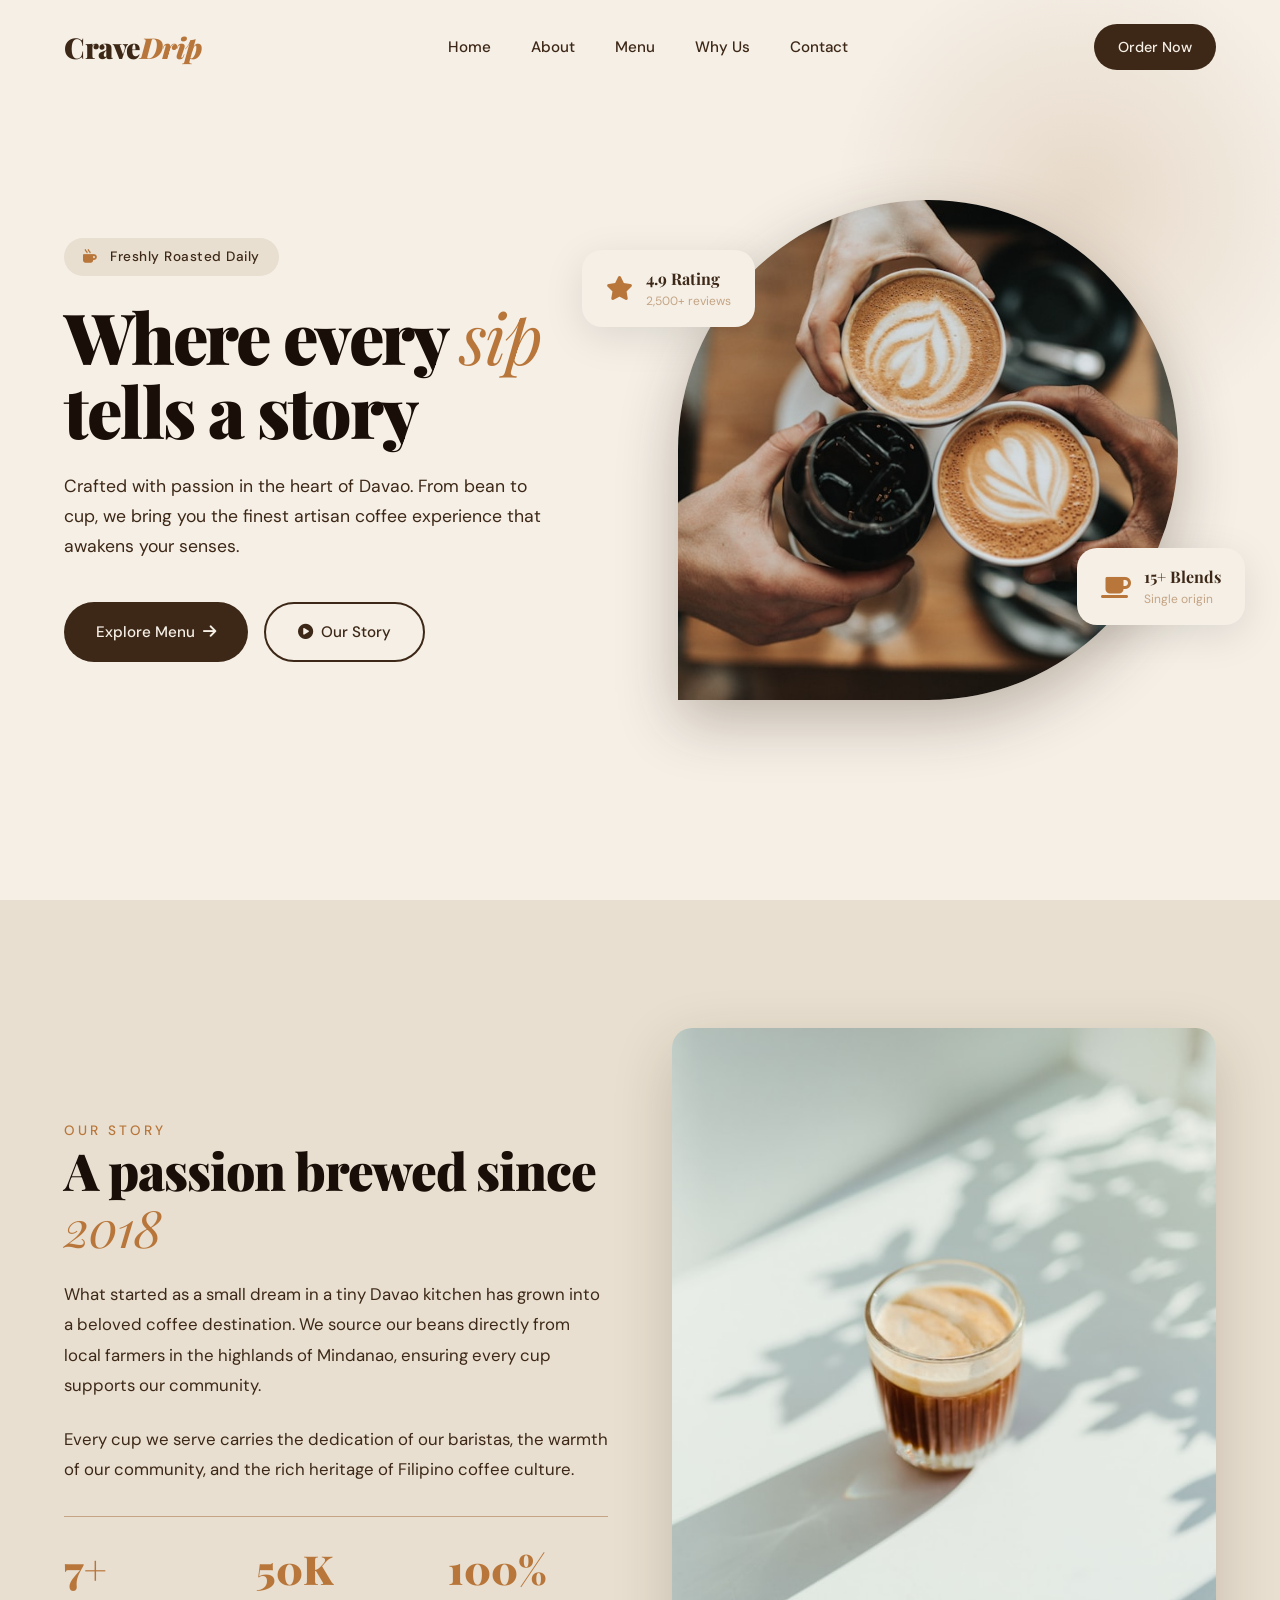
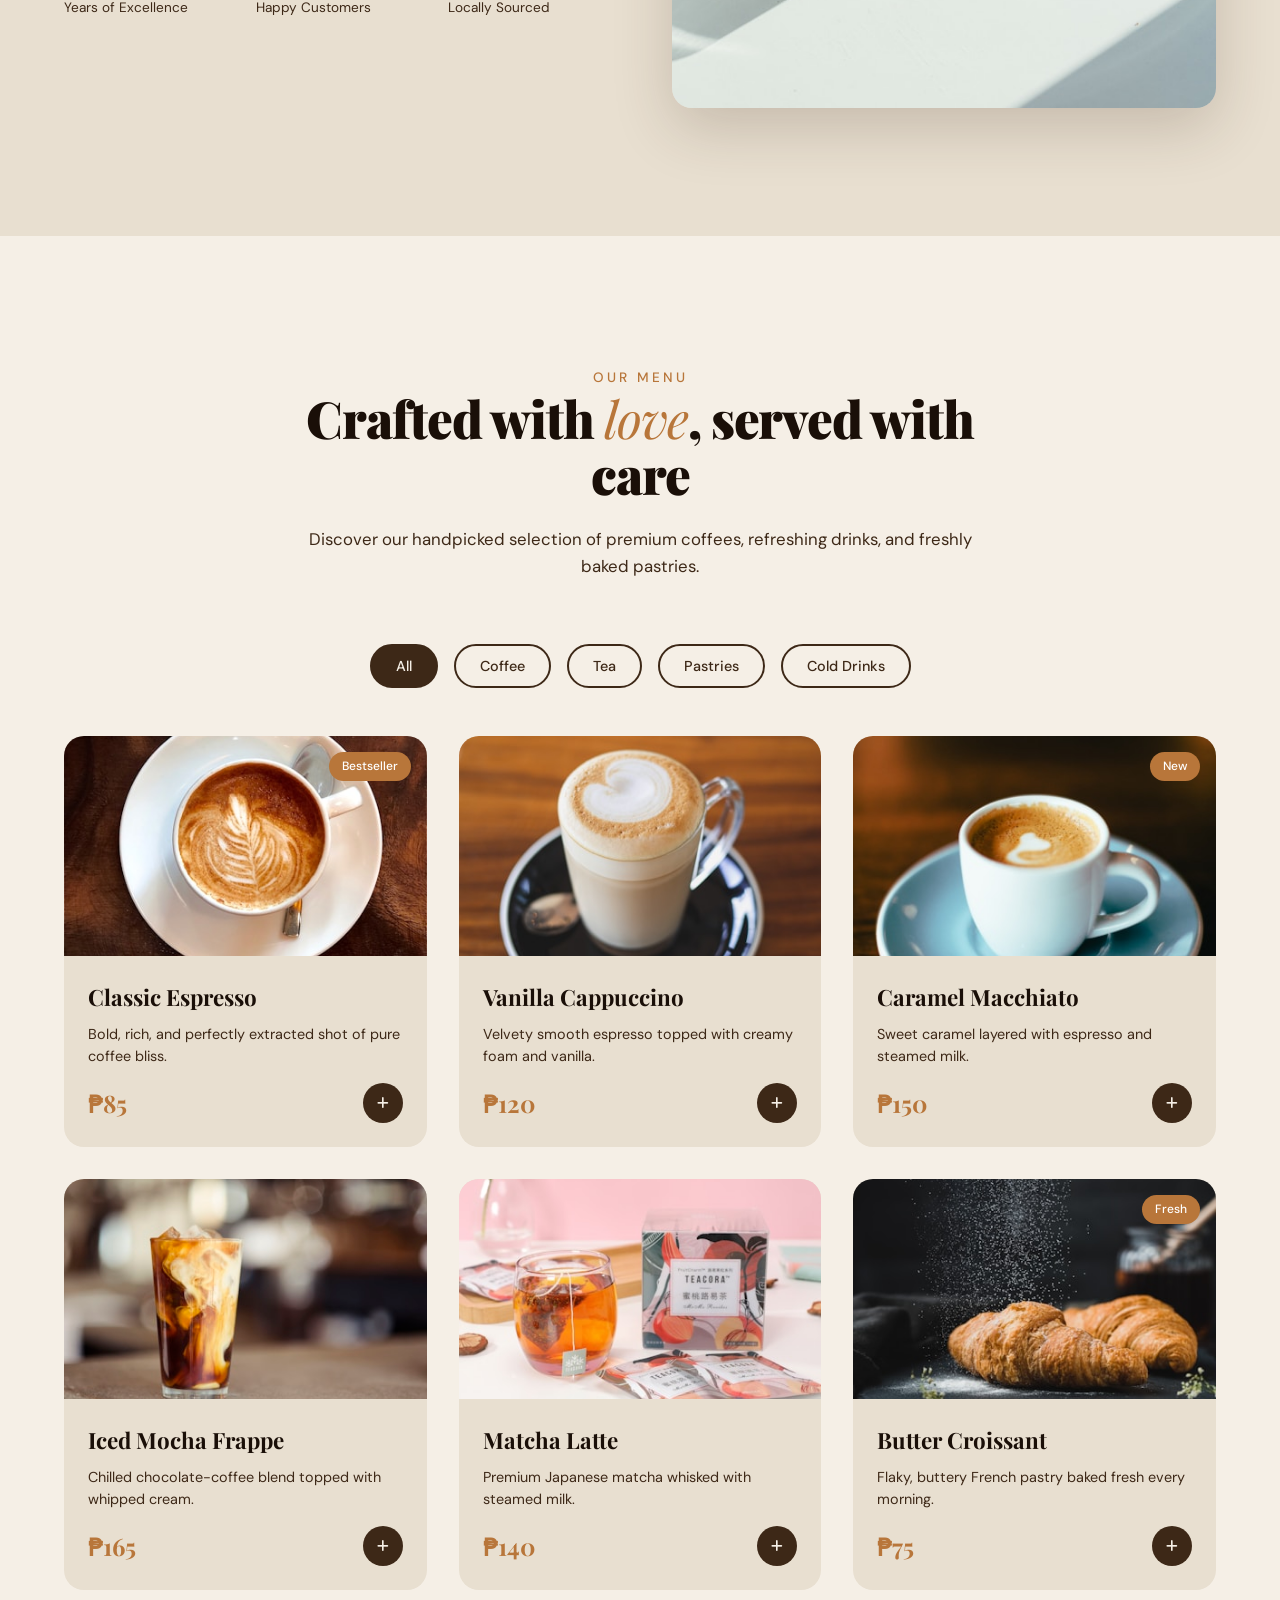
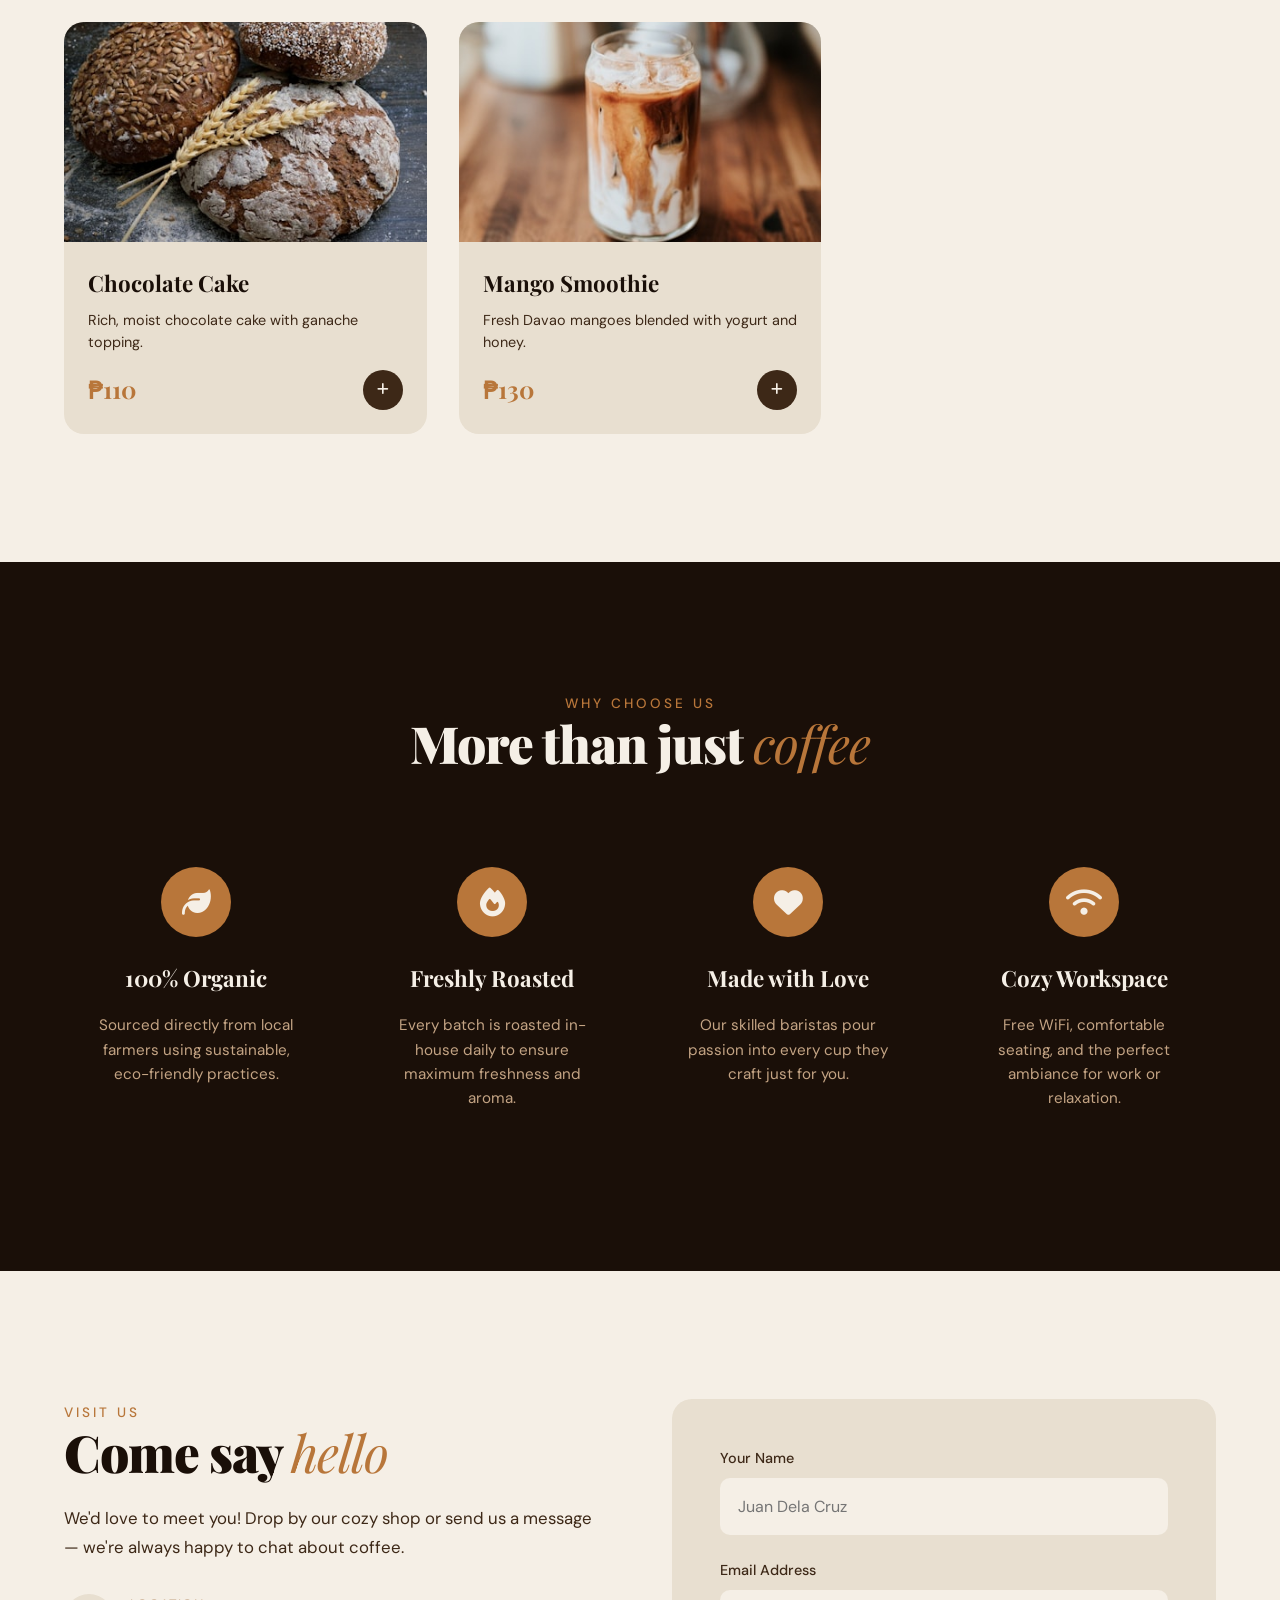
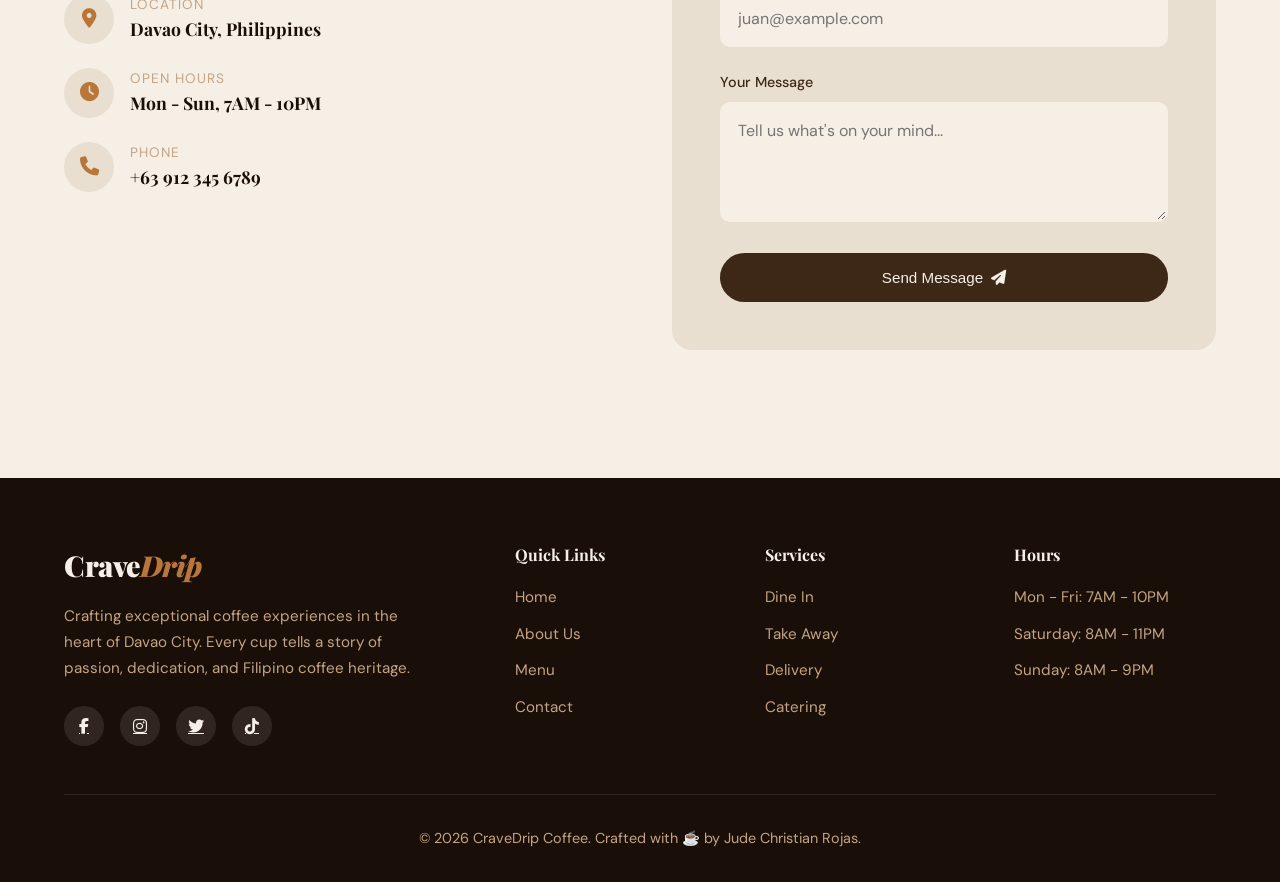
<file: index.html>
<!DOCTYPE html>
<html lang="en">
<head>
    <meta charset="UTF-8">
    <meta name="viewport" content="width=device-width, initial-scale=1.0">
    <title>Crave Drip</title>
    
    <!-- Google Fonts: Playfair Display (elegant serif) + DM Sans (clean modern) -->
    <link rel="preconnect" href="https://fonts.googleapis.com">
    <link rel="preconnect" href="https://fonts.gstatic.com" crossorigin>
    <link href="https://fonts.googleapis.com/css2?family=Playfair+Display:ital,wght@0,400;0,700;0,900;1,400&family=DM+Sans:wght@300;400;500;700&display=swap" rel="stylesheet">
    
    <!-- Font Awesome for icons -->
    <link rel="stylesheet" href="https://cdnjs.cloudflare.com/ajax/libs/font-awesome/6.4.0/css/all.min.css">
    
    <!-- Our custom stylesheet -->
    <link rel="stylesheet" href="css/style.css">
</head>
<body>
    
    <!-- Navbar -->
    <nav id="navbar">
        <div class="logo">Crave<span>Drip</span></div>
        
        <ul class="nav-links" id="navLinks">
            <li><a href="#home">Home</a></li>
            <li><a href="#about">About</a></li>
            <li><a href="#menu">Menu</a></li>
            <li><a href="#features">Why Us</a></li>
            <li><a href="#contact">Contact</a></li>
        </ul>
        
        <a href="#menu" class="nav-cta">Order Now</a>
        
        <button class="menu-toggle" id="menuToggle">
            <i class="fas fa-bars"></i>
        </button>
    </nav>
    
    <!-- ==========================================
         HERO SECTION
         ========================================== -->
    <section class="hero" id="home">
        <div class="hero-content">
            <span class="hero-tag">
                <i class="fas fa-mug-hot"></i>
                Freshly Roasted Daily
            </span>
            
            <h1>Where every <em>sip</em> tells a story</h1>
            
            <p>Crafted with passion in the heart of Davao. From bean to cup, we bring you the finest artisan coffee experience that awakens your senses.</p>
            
            <div class="hero-buttons">
                <a href="#menu" class="btn-primary">
                    Explore Menu <i class="fas fa-arrow-right"></i>
                </a>
                <a href="#about" class="btn-secondary">
                    <i class="fas fa-play-circle"></i> Our Story
                </a>
            </div>
        </div>
        
        <div class="hero-image">
            <div class="hero-image-wrapper">
                <img src="assets/images/hero-coffee.jpg" alt="Premium coffee">
            </div>
            
            <!-- Floating badges with stats -->
            <div class="floating-badge top">
                <i class="fas fa-star"></i>
                <div>
                    <div class="badge-text">4.9 Rating</div>
                    <small>2,500+ reviews</small>
                </div>
            </div>
            
            <div class="floating-badge bottom">
                <i class="fas fa-coffee"></i>
                <div>
                    <div class="badge-text">15+ Blends</div>
                    <small>Single origin</small>
                </div>
            </div>
        </div>
    </section>
    
    <!-- ==========================================
         ABOUT SECTION
         ========================================== -->
    <section class="about" id="about">
        <div class="about-container">
            <div class="reveal">
                <span class="section-label">Our Story</span>
                <h2 class="section-title">A passion brewed since <em>2018</em></h2>
                <p>What started as a small dream in a tiny Davao kitchen has grown into a beloved coffee destination. We source our beans directly from local farmers in the highlands of Mindanao, ensuring every cup supports our community.</p>
                <p>Every cup we serve carries the dedication of our baristas, the warmth of our community, and the rich heritage of Filipino coffee culture.</p>
                
                <div class="about-stats">
                    <div>
                        <div class="stat-number">7+</div>
                        <div class="stat-label">Years of Excellence</div>
                    </div>
                    <div>
                        <div class="stat-number">50K</div>
                        <div class="stat-label">Happy Customers</div>
                    </div>
                    <div>
                        <div class="stat-number">100%</div>
                        <div class="stat-label">Locally Sourced</div>
                    </div>
                </div>
            </div>
            
            <div class="about-image reveal">
                <img src="assets/images/about-shop.jpg" alt="Coffee shop interior">
            </div>
        </div>
    </section>
    
    <!-- ==========================================
         MENU SECTION
         ========================================== -->
    <section class="menu" id="menu">
        <div class="menu-header reveal">
            <span class="section-label">Our Menu</span>
            <h2 class="section-title">Crafted with <em>love</em>, served with care</h2>
            <p>Discover our handpicked selection of premium coffees, refreshing drinks, and freshly baked pastries.</p>
        </div>
        
        <!-- Category filter buttons -->
        <div class="menu-categories reveal">
            <button class="category-btn active" data-category="all">All</button>
            <button class="category-btn" data-category="coffee">Coffee</button>
            <button class="category-btn" data-category="tea">Tea</button>
            <button class="category-btn" data-category="pastry">Pastries</button>
            <button class="category-btn" data-category="cold">Cold Drinks</button>
        </div>
        
        <!-- Menu items grid (will be loaded dynamically later from MySQL) -->
        <div class="menu-grid" id="menuGrid">
            
            <div class="menu-item reveal" data-category="coffee">
                <div class="menu-item-image">
                    <img src="assets/images/espresso.jpg" alt="Espresso">
                    <span class="menu-item-badge">Bestseller</span>
                </div>
                <div class="menu-item-content">
                    <h3>Classic Espresso</h3>
                    <p class="menu-item-desc">Bold, rich, and perfectly extracted shot of pure coffee bliss.</p>
                    <div class="menu-item-footer">
                        <span class="menu-item-price">₱85</span>
                        <button class="menu-item-add"><i class="fas fa-plus"></i></button>
                    </div>
                </div>
            </div>
            
            <div class="menu-item reveal" data-category="coffee">
                <div class="menu-item-image">
                    <img src="assets/images/cappuccino.jpg" alt="Cappuccino">
                </div>
                <div class="menu-item-content">
                    <h3>Vanilla Cappuccino</h3>
                    <p class="menu-item-desc">Velvety smooth espresso topped with creamy foam and vanilla.</p>
                    <div class="menu-item-footer">
                        <span class="menu-item-price">₱120</span>
                        <button class="menu-item-add"><i class="fas fa-plus"></i></button>
                    </div>
                </div>
            </div>
            
            <div class="menu-item reveal" data-category="coffee">
                <div class="menu-item-image">
                    <img src="assets/images/caramel-macchiato.jpg" alt="Latte">
                    <span class="menu-item-badge">New</span>
                </div>
                <div class="menu-item-content">
                    <h3>Caramel Macchiato</h3>
                    <p class="menu-item-desc">Sweet caramel layered with espresso and steamed milk.</p>
                    <div class="menu-item-footer">
                        <span class="menu-item-price">₱150</span>
                        <button class="menu-item-add"><i class="fas fa-plus"></i></button>
                    </div>
                </div>
            </div>
            
            <div class="menu-item reveal" data-category="cold">
                <div class="menu-item-image">
                    <img src="assets/images/iced-mocha.jpg" alt="Iced Coffee">
                </div>
                <div class="menu-item-content">
                    <h3>Iced Mocha Frappe</h3>
                    <p class="menu-item-desc">Chilled chocolate-coffee blend topped with whipped cream.</p>
                    <div class="menu-item-footer">
                        <span class="menu-item-price">₱165</span>
                        <button class="menu-item-add"><i class="fas fa-plus"></i></button>
                    </div>
                </div>
            </div>
            
            <div class="menu-item reveal" data-category="tea">
                <div class="menu-item-image">
                    <img src="assets/images/matcha-latte.jpg" alt="Tea">
                </div>
                <div class="menu-item-content">
                    <h3>Matcha Latte</h3>
                    <p class="menu-item-desc">Premium Japanese matcha whisked with steamed milk.</p>
                    <div class="menu-item-footer">
                        <span class="menu-item-price">₱140</span>
                        <button class="menu-item-add"><i class="fas fa-plus"></i></button>
                    </div>
                </div>
            </div>
            
            <div class="menu-item reveal" data-category="pastry">
                <div class="menu-item-image">
                    <img src="assets/images/croissant.jpg" alt="Croissant">
                    <span class="menu-item-badge">Fresh</span>
                </div>
                <div class="menu-item-content">
                    <h3>Butter Croissant</h3>
                    <p class="menu-item-desc">Flaky, buttery French pastry baked fresh every morning.</p>
                    <div class="menu-item-footer">
                        <span class="menu-item-price">₱75</span>
                        <button class="menu-item-add"><i class="fas fa-plus"></i></button>
                    </div>
                </div>
            </div>
            
            <div class="menu-item reveal" data-category="pastry">
                <div class="menu-item-image">
                    <img src="assets/images/chocolate-cake.jpg" alt="Cake">
                </div>
                <div class="menu-item-content">
                    <h3>Chocolate Cake</h3>
                    <p class="menu-item-desc">Rich, moist chocolate cake with ganache topping.</p>
                    <div class="menu-item-footer">
                        <span class="menu-item-price">₱110</span>
                        <button class="menu-item-add"><i class="fas fa-plus"></i></button>
                    </div>
                </div>
            </div>
            
            <div class="menu-item reveal" data-category="cold">
                <div class="menu-item-image">
                    <img src="assets/images/mango-smoothie.jpg" alt="Smoothie">
                </div>
                <div class="menu-item-content">
                    <h3>Mango Smoothie</h3>
                    <p class="menu-item-desc">Fresh Davao mangoes blended with yogurt and honey.</p>
                    <div class="menu-item-footer">
                        <span class="menu-item-price">₱130</span>
                        <button class="menu-item-add"><i class="fas fa-plus"></i></button>
                    </div>
                </div>
            </div>
            
        </div>
    </section>
    
    <!-- ==========================================
         FEATURES / WHY CHOOSE US SECTION
         ========================================== -->
    <section class="features" id="features">
        <div class="features-container">
            <div class="features-header reveal">
                <span class="section-label" style="color: var(--color-caramel);">Why Choose Us</span>
                <h2 class="section-title">More than just <em>coffee</em></h2>
            </div>
            
            <div class="features-grid">
                <div class="feature-card reveal">
                    <div class="feature-icon"><i class="fas fa-leaf"></i></div>
                    <h3>100% Organic</h3>
                    <p>Sourced directly from local farmers using sustainable, eco-friendly practices.</p>
                </div>
                
                <div class="feature-card reveal">
                    <div class="feature-icon"><i class="fas fa-fire"></i></div>
                    <h3>Freshly Roasted</h3>
                    <p>Every batch is roasted in-house daily to ensure maximum freshness and aroma.</p>
                </div>
                
                <div class="feature-card reveal">
                    <div class="feature-icon"><i class="fas fa-heart"></i></div>
                    <h3>Made with Love</h3>
                    <p>Our skilled baristas pour passion into every cup they craft just for you.</p>
                </div>
                
                <div class="feature-card reveal">
                    <div class="feature-icon"><i class="fas fa-wifi"></i></div>
                    <h3>Cozy Workspace</h3>
                    <p>Free WiFi, comfortable seating, and the perfect ambiance for work or relaxation.</p>
                </div>
            </div>
        </div>
    </section>
    
    <!-- ==========================================
         CONTACT SECTION
         ========================================== -->
    <section class="contact" id="contact">
        <div class="contact-container">
            <div class="contact-info reveal">
                <span class="section-label">Visit Us</span>
                <h2 class="section-title">Come say <em>hello</em></h2>
                <p>We'd love to meet you! Drop by our cozy shop or send us a message — we're always happy to chat about coffee.</p>
                
                <div class="contact-detail">
                    <i class="fas fa-map-marker-alt"></i>
                    <div>
                        <div class="label">Location</div>
                        <div class="value">Davao City, Philippines</div>
                    </div>
                </div>
                
                <div class="contact-detail">
                    <i class="fas fa-clock"></i>
                    <div>
                        <div class="label">Open Hours</div>
                        <div class="value">Mon - Sun, 7AM - 10PM</div>
                    </div>
                </div>
                
                <div class="contact-detail">
                    <i class="fas fa-phone"></i>
                    <div>
                        <div class="label">Phone</div>
                        <div class="value">+63 912 345 6789</div>
                    </div>
                </div>
            </div>
            
            <!-- Contact form (will connect to PHP later) -->
            <form class="contact-form reveal" id="contactForm">
                <div class="form-group">
                    <label for="name">Your Name</label>
                    <input type="text" id="name" name="name" placeholder="Juan Dela Cruz" required>
                </div>
                
                <div class="form-group">
                    <label for="email">Email Address</label>
                    <input type="email" id="email" name="email" placeholder="juan@example.com" required>
                </div>
                
                <div class="form-group">
                    <label for="message">Your Message</label>
                    <textarea id="message" name="message" placeholder="Tell us what's on your mind..." required></textarea>
                </div>
                
                <button type="submit" class="btn-primary" style="width: 100%; justify-content: center;">
                    Send Message <i class="fas fa-paper-plane"></i>
                </button>
            </form>
        </div>
    </section>
    
    <!-- ==========================================
         FOOTER
         ========================================== -->
    <footer>
        <div class="footer-container">
            <div class="footer-brand">
                <div class="logo">Crave<span>Drip</span></div>
                <p>Crafting exceptional coffee experiences in the heart of Davao City. Every cup tells a story of passion, dedication, and Filipino coffee heritage.</p>
                
                <div class="social-links">
                    <a href="#"><i class="fab fa-facebook-f"></i></a>
                    <a href="#"><i class="fab fa-instagram"></i></a>
                    <a href="#"><i class="fab fa-twitter"></i></a>
                    <a href="#"><i class="fab fa-tiktok"></i></a>
                </div>
            </div>
            
            <div class="footer-col">
                <h4>Quick Links</h4>
                <ul>
                    <li><a href="#home">Home</a></li>
                    <li><a href="#about">About Us</a></li>
                    <li><a href="#menu">Menu</a></li>
                    <li><a href="#contact">Contact</a></li>
                </ul>
            </div>
            
            <div class="footer-col">
                <h4>Services</h4>
                <ul>
                    <li><a href="#">Dine In</a></li>
                    <li><a href="#">Take Away</a></li>
                    <li><a href="#">Delivery</a></li>
                    <li><a href="#">Catering</a></li>
                </ul>
            </div>
            
            <div class="footer-col">
                <h4>Hours</h4>
                <ul>
                    <li><a href="#">Mon - Fri: 7AM - 10PM</a></li>
                    <li><a href="#">Saturday: 8AM - 11PM</a></li>
                    <li><a href="#">Sunday: 8AM - 9PM</a></li>
                </ul>
            </div>
        </div>
        
        <div class="footer-bottom">
            <p>&copy; 2026 CraveDrip Coffee. Crafted with ☕ by Jude Christian Rojas.</p>
        </div>
    </footer>
    
    <!-- Our custom JavaScript file -->
    <script src="js/script.js"></script>
</body>
</html>
</file>
<file: css/style.css>
/* ==========================================
   CRAVEDRIP COFFEE SHOP - STYLESHEET
   Author: Jude Christian Rojas
   Description: Main styling for the landing page
   ========================================== */


/* ==========================================
   1. CSS VARIABLES (Easy theme customization)
   Change these values to update colors site-wide
   ========================================== */
:root {
    --color-cream: #f5efe6;        /* Warm cream background */
    --color-coffee: #3d2817;       /* Dark coffee brown */
    --color-espresso: #1a0f08;     /* Almost black */
    --color-latte: #c4a484;        /* Light brown accent */
    --color-caramel: #b8763a;      /* Caramel orange accent */
    --color-cream-dark: #e8dfd0;   /* Slightly darker cream */
    --color-text: #2a1810;         /* Main text color */
    
    --font-display: 'Playfair Display', serif;
    --font-body: 'DM Sans', sans-serif;
    
    --transition: 0.4s cubic-bezier(0.4, 0, 0.2, 1);
}


/* ==========================================
   2. GLOBAL RESET & BASE STYLES
   ========================================== */
* {
    margin: 0;
    padding: 0;
    box-sizing: border-box;
}

html {
    scroll-behavior: smooth;
}

body {
    font-family: var(--font-body);
    background-color: var(--color-cream);
    color: var(--color-text);
    line-height: 1.6;
    overflow-x: hidden;
}


/* ==========================================
   3. NAVIGATION BAR
   ========================================== */
nav {
    position: fixed;
    top: 0;
    left: 0;
    width: 100%;
    padding: 1.5rem 4rem;
    display: flex;
    justify-content: space-between;
    align-items: center;
    z-index: 1000;
    transition: var(--transition);
}

/* When user scrolls down, nav gets a background */
nav.scrolled {
    background-color: rgba(245, 239, 230, 0.95);
    backdrop-filter: blur(10px);
    padding: 1rem 4rem;
    box-shadow: 0 2px 20px rgba(0, 0, 0, 0.05);
}

.logo {
    font-family: var(--font-display);
    font-size: 1.8rem;
    font-weight: 900;
    color: var(--color-coffee);
    letter-spacing: -0.5px;
}

.logo span {
    color: var(--color-caramel);
    font-style: italic;
}

.nav-links {
    display: flex;
    gap: 2.5rem;
    list-style: none;
}

.nav-links a {
    text-decoration: none;
    color: var(--color-coffee);
    font-weight: 500;
    font-size: 0.95rem;
    position: relative;
    transition: var(--transition);
}

/* Underline effect on hover */
.nav-links a::after {
    content: '';
    position: absolute;
    bottom: -5px;
    left: 0;
    width: 0;
    height: 2px;
    background-color: var(--color-caramel);
    transition: var(--transition);
}

.nav-links a:hover::after {
    width: 100%;
}

.nav-cta {
    background-color: var(--color-coffee);
    color: var(--color-cream);
    padding: 0.7rem 1.5rem;
    border-radius: 50px;
    text-decoration: none;
    font-weight: 500;
    font-size: 0.9rem;
    transition: var(--transition);
}

.nav-cta:hover {
    background-color: var(--color-caramel);
    transform: translateY(-2px);
}

/* Mobile menu toggle (hamburger) */
.menu-toggle {
    display: none;
    background: none;
    border: none;
    font-size: 1.5rem;
    color: var(--color-coffee);
    cursor: pointer;
}


/* ==========================================
   4. HERO SECTION
   ========================================== */
.hero {
    min-height: 100vh;
    display: grid;
    grid-template-columns: 1fr 1fr;
    align-items: center;
    padding: 0 4rem;
    position: relative;
    overflow: hidden;
}

/* Decorative circle in background */
.hero::before {
    content: '';
    position: absolute;
    top: -50px;
    right: -50px;
    width: 500px;
    height: 500px;
    background: radial-gradient(circle, var(--color-latte) 0%, transparent 70%);
    opacity: 0.3;
    border-radius: 50%;
    z-index: 0;
}

.hero-content {
    position: relative;
    z-index: 2;
    animation: fadeInUp 1s ease;
}

.hero-tag {
    display: inline-block;
    background-color: var(--color-cream-dark);
    color: var(--color-coffee);
    padding: 0.5rem 1.2rem;
    border-radius: 50px;
    font-size: 0.85rem;
    font-weight: 500;
    margin-bottom: 1.5rem;
    letter-spacing: 0.5px;
}

.hero-tag i {
    color: var(--color-caramel);
    margin-right: 0.5rem;
}

.hero h1 {
    font-family: var(--font-display);
    font-size: clamp(2.5rem, 5.5vw, 5rem);
    font-weight: 900;
    line-height: 1.05;
    color: var(--color-espresso);
    margin-bottom: 1.5rem;
    letter-spacing: -2px;
}

.hero h1 em {
    font-style: italic;
    color: var(--color-caramel);
    font-weight: 400;
}

.hero p {
    font-size: 1.1rem;
    color: var(--color-coffee);
    margin-bottom: 2.5rem;
    max-width: 480px;
    line-height: 1.7;
}

.hero-buttons {
    display: flex;
    gap: 1rem;
    flex-wrap: wrap;
}

.btn-primary {
    background-color: var(--color-coffee);
    color: var(--color-cream);
    padding: 1rem 2rem;
    border-radius: 50px;
    text-decoration: none;
    font-weight: 500;
    font-size: 0.95rem;
    transition: var(--transition);
    border: none;
    cursor: pointer;
    display: inline-flex;
    align-items: center;
    gap: 0.5rem;
}

.btn-primary:hover {
    background-color: var(--color-caramel);
    transform: translateY(-3px);
    box-shadow: 0 10px 30px rgba(184, 118, 58, 0.3);
}

.btn-secondary {
    background-color: transparent;
    color: var(--color-coffee);
    padding: 1rem 2rem;
    border-radius: 50px;
    text-decoration: none;
    font-weight: 500;
    font-size: 0.95rem;
    border: 2px solid var(--color-coffee);
    transition: var(--transition);
    display: inline-flex;
    align-items: center;
    gap: 0.5rem;
}

.btn-secondary:hover {
    background-color: var(--color-coffee);
    color: var(--color-cream);
}

/* Hero image with stats overlay */
.hero-image {
    position: relative;
    z-index: 1;
    display: flex;
    justify-content: center;
    align-items: center;
}

.hero-image-wrapper {
    position: relative;
    width: 100%;
    max-width: 500px;
    aspect-ratio: 1;
    border-radius: 50% 50% 50% 0;
    overflow: hidden;
    box-shadow: 0 20px 60px rgba(61, 40, 23, 0.3);
    animation: float 6s ease-in-out infinite;
}

.hero-image-wrapper img {
    width: 100%;
    height: 100%;
    object-fit: cover;
}

/* Floating stat badge */
.floating-badge {
    position: absolute;
    background-color: var(--color-cream);
    padding: 1rem 1.5rem;
    border-radius: 20px;
    box-shadow: 0 10px 40px rgba(0, 0, 0, 0.1);
    display: flex;
    align-items: center;
    gap: 0.8rem;
    animation: float 4s ease-in-out infinite;
}

.floating-badge.top {
    top: 10%;
    left: -10%;
    animation-delay: 0.5s;
}

.floating-badge.bottom {
    bottom: 15%;
    right: -5%;
    animation-delay: 1s;
}

.floating-badge i {
    font-size: 1.5rem;
    color: var(--color-caramel);
}

.floating-badge .badge-text {
    font-family: var(--font-display);
    font-weight: 700;
    color: var(--color-coffee);
}

.floating-badge small {
    display: block;
    font-size: 0.75rem;
    color: var(--color-latte);
    font-family: var(--font-body);
    font-weight: 400;
}


/* ==========================================
   5. ABOUT SECTION
   ========================================== */
.about {
    padding: 8rem 4rem;
    background-color: var(--color-cream-dark);
    position: relative;
}

.about-container {
    max-width: 1200px;
    margin: 0 auto;
    display: grid;
    grid-template-columns: 1fr 1fr;
    gap: 4rem;
    align-items: center;
}

.section-label {
    font-size: 0.85rem;
    color: var(--color-caramel);
    text-transform: uppercase;
    letter-spacing: 3px;
    font-weight: 500;
    margin-bottom: 1rem;
}

.section-title {
    font-family: var(--font-display);
    font-size: clamp(2rem, 4vw, 3.5rem);
    font-weight: 900;
    color: var(--color-espresso);
    line-height: 1.1;
    margin-bottom: 1.5rem;
    letter-spacing: -1px;
}

.section-title em {
    font-style: italic;
    color: var(--color-caramel);
    font-weight: 400;
}

.about p {
    color: var(--color-coffee);
    margin-bottom: 1.5rem;
    font-size: 1.05rem;
    line-height: 1.8;
}

.about-stats {
    display: grid;
    grid-template-columns: repeat(3, 1fr);
    gap: 2rem;
    margin-top: 2rem;
    padding-top: 2rem;
    border-top: 1px solid var(--color-latte);
}

.stat-number {
    font-family: var(--font-display);
    font-size: 2.5rem;
    font-weight: 900;
    color: var(--color-caramel);
    line-height: 1;
}

.stat-label {
    font-size: 0.85rem;
    color: var(--color-coffee);
    margin-top: 0.5rem;
}

.about-image {
    position: relative;
    border-radius: 20px;
    overflow: hidden;
    aspect-ratio: 4/5;
    box-shadow: 0 20px 60px rgba(61, 40, 23, 0.2);
}

.about-image img {
    width: 100%;
    height: 100%;
    object-fit: cover;
}


/* ==========================================
   6. MENU SECTION
   ========================================== */
.menu {
    padding: 8rem 4rem;
    background-color: var(--color-cream);
}

.menu-header {
    text-align: center;
    max-width: 700px;
    margin: 0 auto 4rem;
}

.menu-header p {
    color: var(--color-coffee);
    font-size: 1.05rem;
    margin-top: 1rem;
}

/* Category filter tabs */
.menu-categories {
    display: flex;
    justify-content: center;
    gap: 1rem;
    margin-bottom: 3rem;
    flex-wrap: wrap;
}

.category-btn {
    background: none;
    border: 2px solid var(--color-coffee);
    color: var(--color-coffee);
    padding: 0.7rem 1.5rem;
    border-radius: 50px;
    font-family: var(--font-body);
    font-weight: 500;
    font-size: 0.9rem;
    cursor: pointer;
    transition: var(--transition);
}

.category-btn:hover,
.category-btn.active {
    background-color: var(--color-coffee);
    color: var(--color-cream);
}

.menu-grid {
    display: grid;
    grid-template-columns: repeat(auto-fit, minmax(280px, 1fr));
    gap: 2rem;
    max-width: 1200px;
    margin: 0 auto;
}

.menu-item {
    background-color: var(--color-cream-dark);
    border-radius: 20px;
    overflow: hidden;
    transition: var(--transition);
    cursor: pointer;
}

.menu-item:hover {
    transform: translateY(-10px);
    box-shadow: 0 20px 40px rgba(61, 40, 23, 0.15);
}

.menu-item-image {
    width: 100%;
    height: 220px;
    overflow: hidden;
    position: relative;
}

.menu-item-image img {
    width: 100%;
    height: 100%;
    object-fit: cover;
    transition: var(--transition);
}

.menu-item:hover .menu-item-image img {
    transform: scale(1.1);
}

.menu-item-badge {
    position: absolute;
    top: 1rem;
    right: 1rem;
    background-color: var(--color-caramel);
    color: white;
    padding: 0.3rem 0.8rem;
    border-radius: 50px;
    font-size: 0.75rem;
    font-weight: 500;
}

.menu-item-content {
    padding: 1.5rem;
}

.menu-item h3 {
    font-family: var(--font-display);
    font-size: 1.4rem;
    color: var(--color-espresso);
    margin-bottom: 0.5rem;
}

.menu-item-desc {
    font-size: 0.9rem;
    color: var(--color-coffee);
    margin-bottom: 1rem;
    line-height: 1.5;
}

.menu-item-footer {
    display: flex;
    justify-content: space-between;
    align-items: center;
}

.menu-item-price {
    font-family: var(--font-display);
    font-size: 1.5rem;
    font-weight: 700;
    color: var(--color-caramel);
}

.menu-item-add {
    background-color: var(--color-coffee);
    color: var(--color-cream);
    border: none;
    width: 40px;
    height: 40px;
    border-radius: 50%;
    cursor: pointer;
    transition: var(--transition);
    display: flex;
    align-items: center;
    justify-content: center;
}

.menu-item-add:hover {
    background-color: var(--color-caramel);
    transform: rotate(90deg);
}


/* ==========================================
   7. FEATURES SECTION
   ========================================== */
.features {
    padding: 8rem 4rem;
    background-color: var(--color-espresso);
    color: var(--color-cream);
}

.features-container {
    max-width: 1200px;
    margin: 0 auto;
}

.features-header {
    text-align: center;
    margin-bottom: 4rem;
}

.features-header .section-title {
    color: var(--color-cream);
}

.features-grid {
    display: grid;
    grid-template-columns: repeat(auto-fit, minmax(250px, 1fr));
    gap: 2rem;
}

.feature-card {
    text-align: center;
    padding: 2rem;
    border-radius: 20px;
    transition: var(--transition);
}

.feature-card:hover {
    background-color: rgba(245, 239, 230, 0.05);
    transform: translateY(-5px);
}

.feature-icon {
    width: 70px;
    height: 70px;
    background-color: var(--color-caramel);
    border-radius: 50%;
    display: flex;
    align-items: center;
    justify-content: center;
    margin: 0 auto 1.5rem;
    font-size: 1.8rem;
    color: var(--color-cream);
}

.feature-card h3 {
    font-family: var(--font-display);
    font-size: 1.4rem;
    margin-bottom: 1rem;
}

.feature-card p {
    color: var(--color-latte);
    font-size: 0.95rem;
    line-height: 1.6;
}


/* ==========================================
   8. CONTACT SECTION
   ========================================== */
.contact {
    padding: 8rem 4rem;
    background-color: var(--color-cream);
}

.contact-container {
    max-width: 1200px;
    margin: 0 auto;
    display: grid;
    grid-template-columns: 1fr 1fr;
    gap: 4rem;
}

.contact-info h2 {
    margin-bottom: 1.5rem;
}

.contact-info p {
    color: var(--color-coffee);
    margin-bottom: 2rem;
    font-size: 1.05rem;
    line-height: 1.7;
}

.contact-detail {
    display: flex;
    align-items: center;
    gap: 1rem;
    margin-bottom: 1.5rem;
}

.contact-detail i {
    width: 50px;
    height: 50px;
    background-color: var(--color-cream-dark);
    color: var(--color-caramel);
    border-radius: 50%;
    display: flex;
    align-items: center;
    justify-content: center;
    font-size: 1.2rem;
}

.contact-detail .label {
    font-size: 0.85rem;
    color: var(--color-latte);
    text-transform: uppercase;
    letter-spacing: 1px;
}

.contact-detail .value {
    font-family: var(--font-display);
    font-weight: 700;
    color: var(--color-espresso);
    font-size: 1.1rem;
}

/* Contact form */
.contact-form {
    background-color: var(--color-cream-dark);
    padding: 3rem;
    border-radius: 20px;
}

.form-group {
    margin-bottom: 1.5rem;
}

.form-group label {
    display: block;
    font-size: 0.9rem;
    color: var(--color-coffee);
    margin-bottom: 0.5rem;
    font-weight: 500;
}

.form-group input,
.form-group textarea {
    width: 100%;
    padding: 1rem;
    border: 2px solid transparent;
    border-radius: 10px;
    background-color: var(--color-cream);
    font-family: var(--font-body);
    font-size: 1rem;
    color: var(--color-text);
    transition: var(--transition);
}

.form-group input:focus,
.form-group textarea:focus {
    outline: none;
    border-color: var(--color-caramel);
}

.form-group textarea {
    resize: vertical;
    min-height: 120px;
}


/* ==========================================
   9. FOOTER
   ========================================== */
footer {
    background-color: var(--color-espresso);
    color: var(--color-cream);
    padding: 4rem 4rem 2rem;
}

.footer-container {
    max-width: 1200px;
    margin: 0 auto;
    display: grid;
    grid-template-columns: 2fr 1fr 1fr 1fr;
    gap: 3rem;
    margin-bottom: 3rem;
}

.footer-brand .logo {
    color: var(--color-cream);
    margin-bottom: 1rem;
    display: block;
}

.footer-brand p {
    color: var(--color-latte);
    font-size: 0.95rem;
    line-height: 1.7;
    max-width: 350px;
}

.footer-col h4 {
    font-family: var(--font-display);
    margin-bottom: 1rem;
    color: var(--color-cream);
}

.footer-col ul {
    list-style: none;
}

.footer-col li {
    margin-bottom: 0.7rem;
}

.footer-col a {
    color: var(--color-latte);
    text-decoration: none;
    font-size: 0.95rem;
    transition: var(--transition);
}

.footer-col a:hover {
    color: var(--color-caramel);
}

.social-links {
    display: flex;
    gap: 1rem;
    margin-top: 1.5rem;
}

.social-links a {
    width: 40px;
    height: 40px;
    background-color: rgba(245, 239, 230, 0.1);
    color: var(--color-cream);
    border-radius: 50%;
    display: flex;
    align-items: center;
    justify-content: center;
    transition: var(--transition);
}

.social-links a:hover {
    background-color: var(--color-caramel);
    transform: translateY(-3px);
}

.footer-bottom {
    border-top: 1px solid rgba(245, 239, 230, 0.1);
    padding-top: 2rem;
    text-align: center;
    color: var(--color-latte);
    font-size: 0.9rem;
}


/* ==========================================
   10. ANIMATIONS
   ========================================== */
@keyframes fadeInUp {
    from {
        opacity: 0;
        transform: translateY(30px);
    }
    to {
        opacity: 1;
        transform: translateY(0);
    }
}

@keyframes float {
    0%, 100% { transform: translateY(0); }
    50% { transform: translateY(-15px); }
}

/* Reveal animation for elements as you scroll */
.reveal {
    opacity: 0;
    transform: translateY(40px);
    transition: opacity 0.8s ease, transform 0.8s ease;
}

.reveal.active {
    opacity: 1;
    transform: translateY(0);
}


/* ==========================================
   11. RESPONSIVE DESIGN (Mobile & Tablet)
   ========================================== */
@media (max-width: 968px) {
    nav {
        padding: 1rem 1.5rem;
    }
    
    nav.scrolled {
        padding: 0.8rem 1.5rem;
    }
    
    .nav-links {
        display: none;
        position: absolute;
        top: 100%;
        left: 0;
        width: 100%;
        background-color: var(--color-cream);
        flex-direction: column;
        padding: 2rem;
        gap: 1.5rem;
        box-shadow: 0 10px 30px rgba(0, 0, 0, 0.1);
    }
    
    .nav-links.active {
        display: flex;
    }
    
    .nav-cta {
        display: none;
    }
    
    .menu-toggle {
        display: block;
    }
    
    .hero {
        grid-template-columns: 1fr;
        padding: 6rem 1.5rem 3rem;
        text-align: center;
        gap: 3rem;
    }
    
    .hero p {
        margin: 0 auto 2.5rem;
    }
    
    .hero-buttons {
        justify-content: center;
    }
    
    .floating-badge.top {
        left: 0;
    }
    
    .floating-badge.bottom {
        right: 0;
    }
    
    .about,
    .menu,
    .features,
    .contact {
        padding: 4rem 1.5rem;
    }
    
    .about-container,
    .contact-container {
        grid-template-columns: 1fr;
        gap: 3rem;
    }
    
    .about-stats {
        grid-template-columns: 1fr;
        gap: 1rem;
    }
    
    .footer-container {
        grid-template-columns: 1fr;
        gap: 2rem;
    }
    
    footer {
        padding: 3rem 1.5rem 1.5rem;
    }
    
    .contact-form {
        padding: 2rem;
    }
}
</file>
